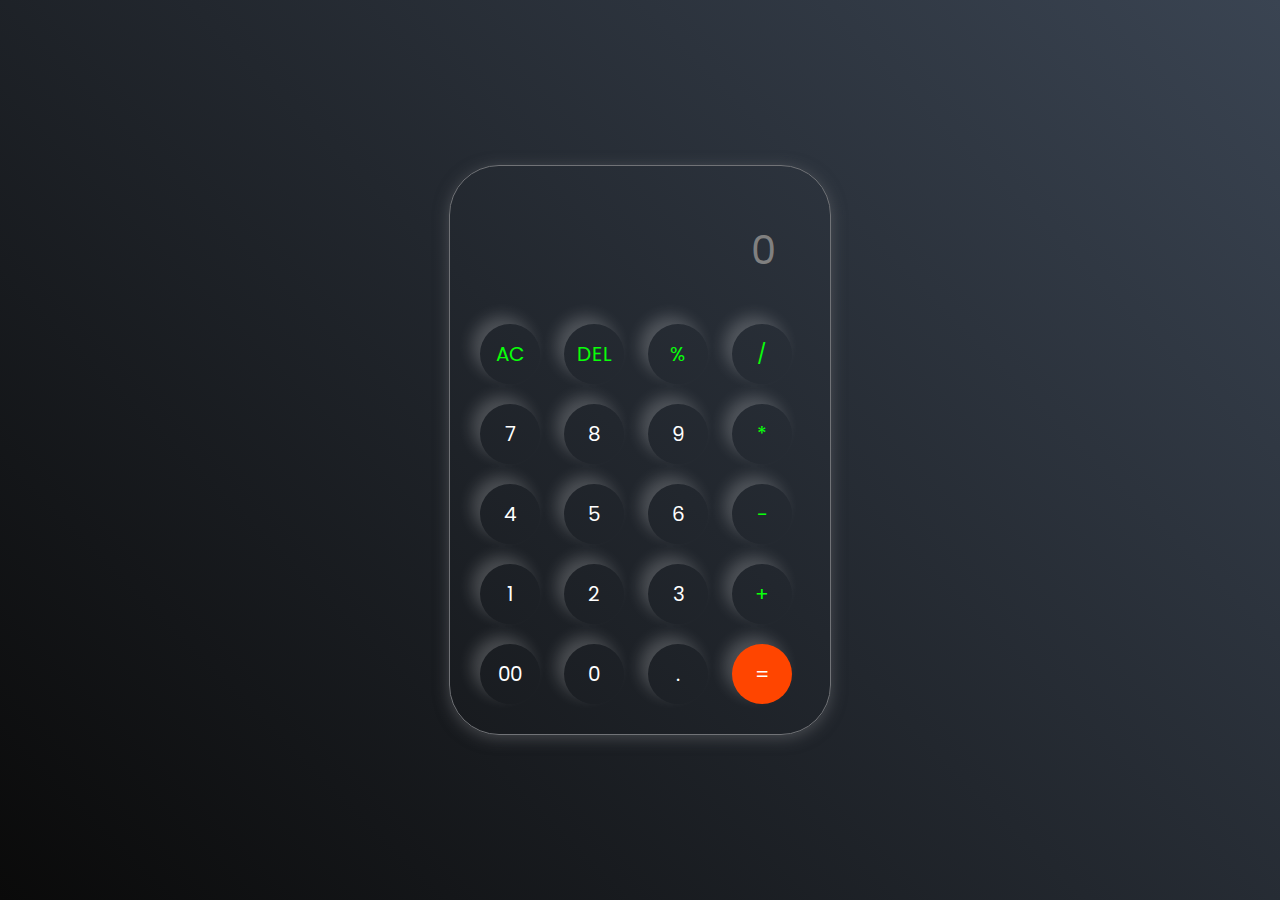
<file: Calcculator-project/index.html>
<!DOCTYPE html>
<html lang="en">
<head>
    <meta charset="UTF-8">
    <meta http-equiv="X-UA-Compatible" content="IE=edge">
    <meta name="viewport" content="width=device-width, initial-scale=1.0">
    <title>Calculator</title>
    <link rel="stylesheet" href="style.css">
</head>
<body>
    <div class="calculator">
         <input type="text" placeholder="0" id="inputBox">
         <div>
            <button class="operator">AC</button>
            <button class="operator">DEL</button>
            <button class="operator">%</button>
            <button class="operator">/</button>
         </div>
           <div>
            <button>7</button>
            <button>8</button>
            <button>9</button>
            <button class="operator">*</button>
         </div>
           <div>
            <button>4</button>
            <button>5</button>
            <button>6</button>
            <button class="operator">-</button>
         </div>
           <div>
            <button>1</button>
            <button>2</button>
            <button>3</button>
            <button class="operator">+</button>
         </div>
           <div>
            <button>00</button>
            <button>0</button>
            <button>.</button>
            <button class="equalBtn">=</button>
         </div>
    </div>
    <script src="script.js"></script>
</body>
</html>
</file>
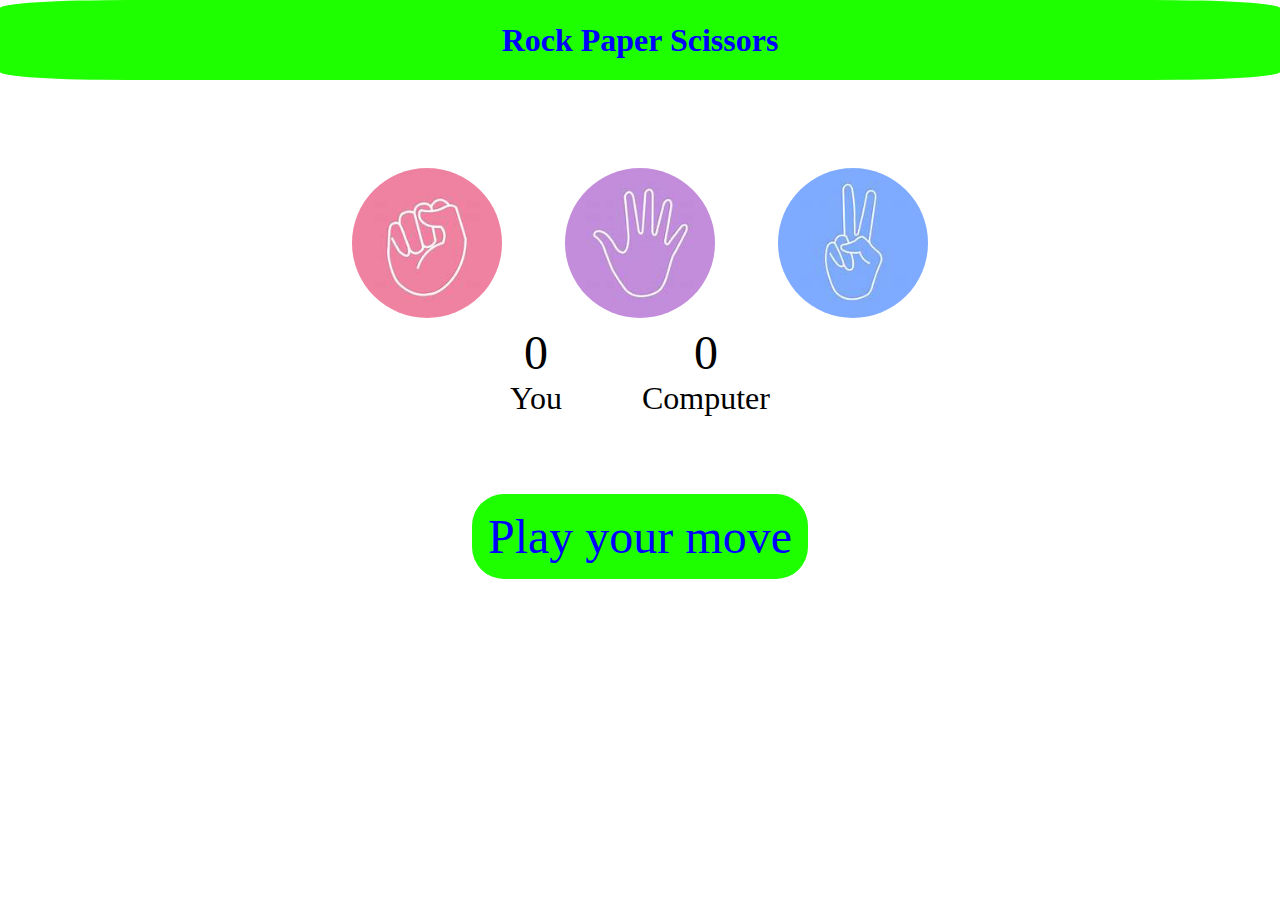
<file: Rock-Paper-Scissors/index.html>
<!DOCTYPE html>
<html lang="en">
<head>
    <meta charset="UTF-8">
    <meta name="viewport" content="width=device-width, initial-scale=1.0">
    <link rel="stylesheet" href="style.css">
    <title>Rock Paper</title>
</head>
<body>
    <h1>Rock Paper Scissors</h1>
    <div class="choices">
    <div class="choice" id="rock">
        <img src="image/rock.jpg"/>
    </div>
     <div class="choice" id="paper">
        <img src="image/paper.jpg"/>
    </div>
     <div class="choice" id="scissors">
        <img src="image/scissors.jpg"/>
    </div>
    </div>

    <div class="score-board">
        <div class="score">
            <p id="user-score">0</p>
            <p>You</p>
        </div>
        <div class="score">
            <p id="comp-score">0</p>
            <p>Computer</p>
        </div>
    </div>

    <div class="msg-container">
        <p id="msg">Play your move</p>
    </div>
 
    <script src="script.js" ></script>
</body>
</html>
</file>
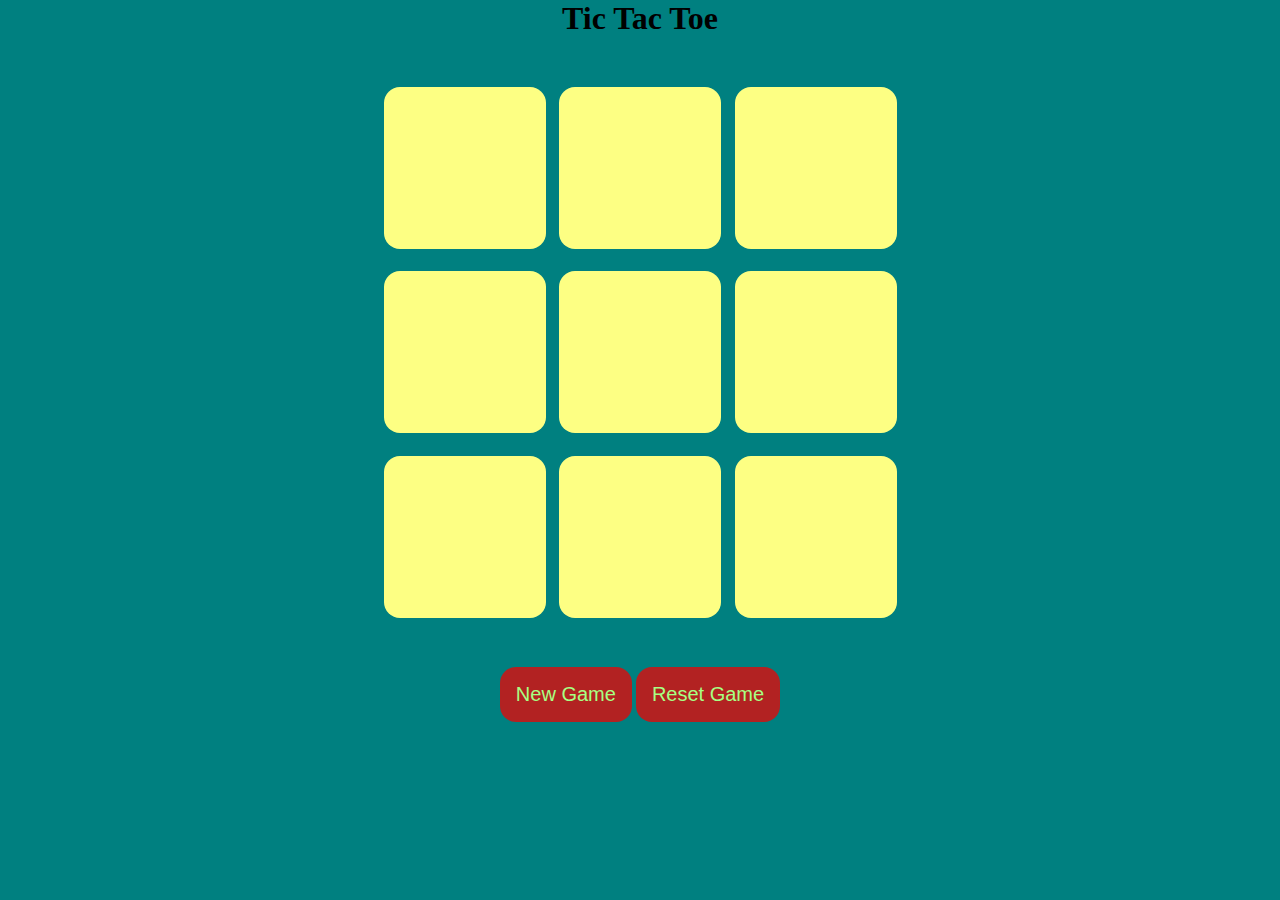
<file: Tic-Tac-Toe/index.html>
<!DOCTYPE html>
<html lang="en">
<head>
    <meta charset="UTF-8">
    <meta name="viewport" content="width=device-width, initial-scale=1.0">
    <title>Tic-Tac-Toe Game</title>
    <link rel="stylesheet" href="style.css">
</head>
<body>
    <main>
        <h1>Tic Tac Toe</h1>
         <div class="msg-container hide">
        <p id="msg">Winner</p>
        </div>
         <div class="container">
        <div class="game">
            <button class="box"></button>
            <button class="box"></button>
            <button class="box"></button>
            <button class="box"></button>
            <button class="box"></button>
            <button class="box"></button>
            <button class="box"></button>
            <button class="box"></button>
            <button class="box"></button>
        </div>
        </div>
        <button id="new-btn">New Game</button>
        <button id="reset-btn">Reset Game</button>
    </main>
    <script src="script.js"></script>
</body>
</html>
</file>
<file: Calcculator-project/style.css>
@import url('https://fonts.googleapis.com/css2?family=Poppins:wght@500&display=swap');
*{
    margin: 0;
    padding: 0;
    box-sizing: border-box;
    font-family: "Poppins", sans-serif;
}
body{
    width: 100%;
    height: 100vh;
    display: flex;
    justify-content: center;
    align-items: center;
    background: linear-gradient(45deg,#0a0a0a, #3a4452);
}
.calculator{
    border: 1px solid #717377;
    padding: 20px;
    border-radius: 50px;
    background: transparent;
    box-shadow: 0px 3px 15px rgba(113,115,119,0.5);
}
input{
    width: 320px;
    border: none;
    padding: 24px;
    margin: 10px;
    background: transparent;
    box-shadow: 0px 3px 15px rgbs(84, 84, 84, 0.1);
    font-size: 40px;
    text-align: right;
    cursor: pointer;
    color: #ffffff;
}
input::placeholder{
    color: grey;
}
button{
    border: none;
    width: 60px;
    height: 60px;
    margin: 10px;
    border-radius: 50px;
    background: transparent;
    color: #ffffff;
    font-size: 20px;
    box-shadow: -8px -8px 15px rgba(255,255,255,0.2);
    cursor: pointer;
}
.equalBtn{
    background-color: orangered;
}
.operator{
    color: rgb(9, 255, 9);    
}
</file>
<file: Rock-Paper-Scissors/style.css>
*{
    margin: 0;
    padding: 0;
    text-align: center;
}
h1{
    color: blue;
    background-color: rgb(30, 255, 0);
    height: 5rem;
    line-height: 5rem;
    border-radius: 10%;
}
.choice{
    height: 165px;
    width: 165px;
    border-radius: 50%;
    display: flex;
    justify-content: center;
    align-items: center;
}
.choice:hover{
    opacity: 0.5;
    background-color: rgb(30, 255, 0);
}
img{
    height: 150px;
    width: 150px;
    object-fit: cover;
    border-radius: 50%;
}
.choices{
    display: flex;
    justify-content: center;
    align-items: center;
    gap: 3rem;
    margin-top: 5rem;
}
.score-board{
    display: flex;
    justify-content: center;
    align-items: center;
    font-size: 2rem;
    gap: 5rem;
}
#user-score, #comp-score{
    font-size: 3rem;
}
.msg-container{
    margin-top: 5rem;
}
#msg{
    background-color: rgb(30, 255, 0);
    color: blue;
    height: 5rem;
    line-height: 5rem;
    font-size: 3rem;
    display: inline;
    padding: 1rem;
    border-radius: 2rem;
}
</file>
<file: Tic-Tac-Toe/style.css>
*{
    margin: 0;
    padding: 0;
}
body{
    background-color: #008080;
    text-align: center;

}
.container{
    height: 70vh;
    display: flex;
    justify-content: center;
    align-items: center;
}
.game{
    height: 60vmin;
    width: 60vmin;
    display: flex;
    flex-wrap: wrap;
    justify-content: center;
    align-items: center;
    gap: 1.5vmin;
}
.box{
    height: 18vmin;
    width: 18vmin;
    border-radius: 1rem;
    border: none;
    box-shadow: 0 0 lrem rgba(0,0,0,0.5);
    font-size: 8vmin;
    
    background-color: #fdff83;
}
.o{
    color: tomato;
    font-weight: bold;
}
.x{
    color: blue;
    font-weight: bold;
}
#reset-btn{
    padding: 1rem;
    font-size: 1.25rem;
    background-color: #b22222;
    border-radius: 1rem;
    border: none;
    color: #A7FF83;
}
#new-btn{
    padding: 1rem;
    font-size: 1.25rem;
    background-color: #b22222;
    border-radius: 1rem;
    border: none;
    color: #A7FF83;
}
#msg{
    color: #A7FF83;
    font-size: 5vmin;
}
.msg-container{
    height: 10vmin;
}
.hide{
    display: none;
}
</file>
